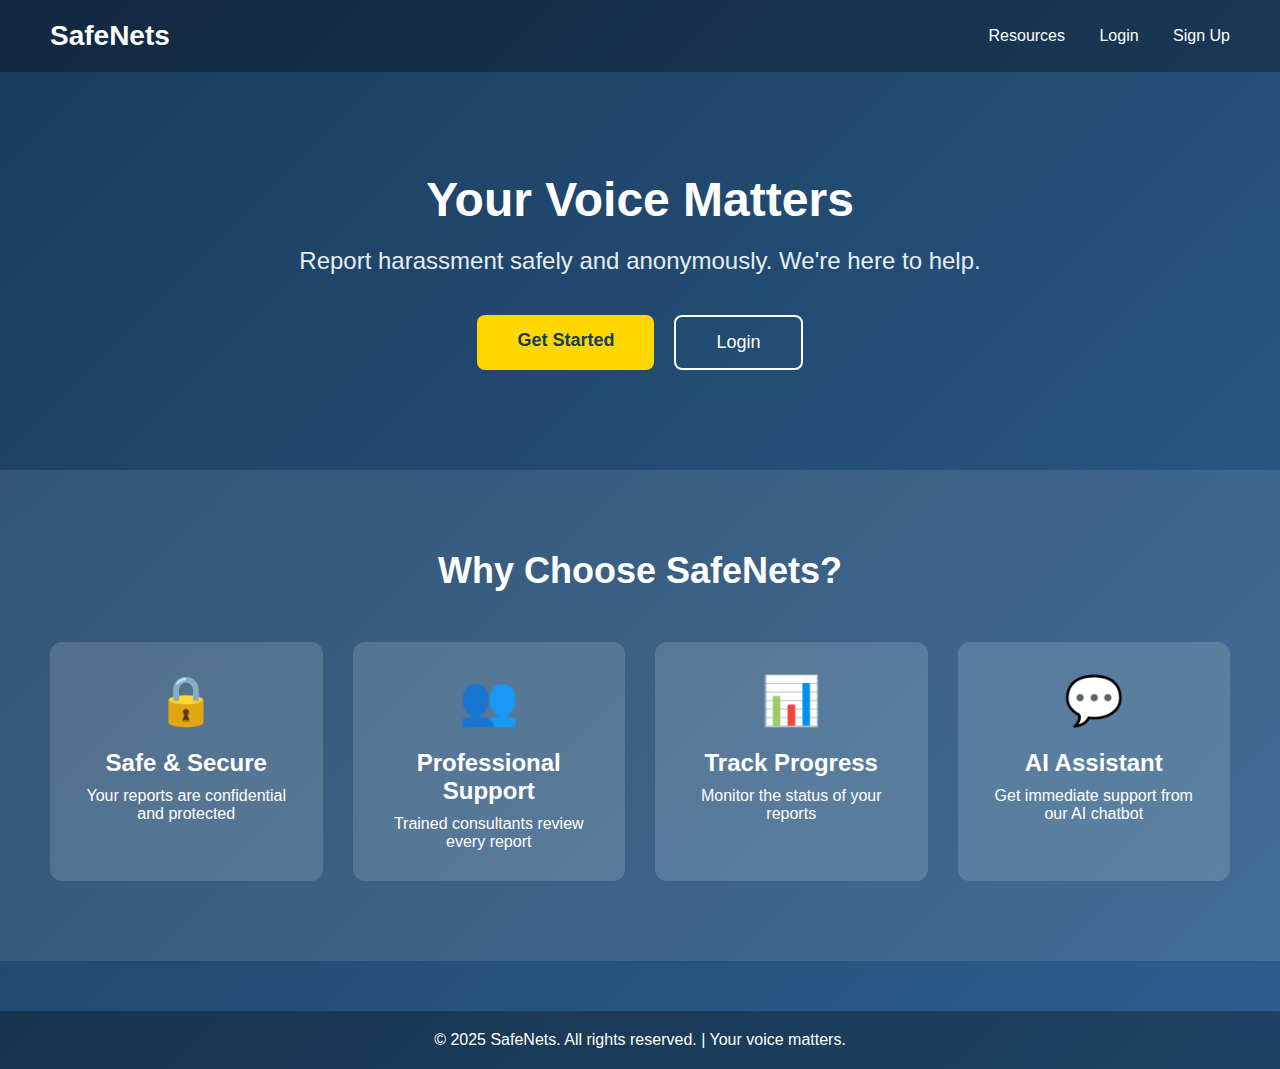
<file: index.html>
<!DOCTYPE html>
<html lang="en">
<head>
  <meta charset="UTF-8">
  <meta name="viewport" content="width=device-width, initial-scale=1.0">
  <title>SafeNets - Your Voice Matters</title>
  <style>
    * { margin: 0; padding: 0; box-sizing: border-box; font-family: 'Segoe UI', sans-serif; }
    body { background: linear-gradient(135deg, #1a3b5d 0%, #2c5f8d 100%); min-height: 100vh; color: white; }
    .navbar { background: rgba(0,0,0,0.3); padding: 20px 50px; display: flex; justify-content: space-between; align-items: center; }
    .logo { font-size: 28px; font-weight: bold; }
    .nav-links a { color: white; text-decoration: none; margin-left: 30px; transition: 0.3s; }
    .nav-links a:hover { color: #ffd700; }
    .hero { text-align: center; padding: 100px 20px; }
    .hero h1 { font-size: 48px; margin-bottom: 20px; }
    .hero p { font-size: 24px; margin-bottom: 40px; opacity: 0.9; }
    .cta-buttons { display: flex; gap: 20px; justify-content: center; flex-wrap: wrap; }
    .btn { padding: 15px 40px; font-size: 18px; border: none; border-radius: 8px; cursor: pointer; text-decoration: none; transition: 0.3s; display: inline-block; }
    .btn-primary { background: #ffd700; color: #1a3b5d; font-weight: bold; }
    .btn-primary:hover { background: #ffed4e; transform: translateY(-2px); }
    .btn-secondary { background: transparent; color: white; border: 2px solid white; }
    .btn-secondary:hover { background: white; color: #1a3b5d; }
    .features { padding: 80px 50px; background: rgba(255,255,255,0.1); }
    .features h2 { text-align: center; font-size: 36px; margin-bottom: 50px; }
    .feature-grid { display: grid; grid-template-columns: repeat(auto-fit, minmax(250px, 1fr)); gap: 30px; max-width: 1200px; margin: 0 auto; }
    .feature-card { background: rgba(255,255,255,0.15); padding: 30px; border-radius: 12px; text-align: center; transition: 0.3s; }
    .feature-card:hover { background: rgba(255,255,255,0.25); transform: translateY(-5px); }
    .feature-card h3 { font-size: 24px; margin: 20px 0 10px; }
    .icon { font-size: 48px; }
    .footer { background: rgba(0,0,0,0.3); padding: 20px; text-align: center; margin-top: 50px; }
  </style>
</head>
<body>
  <div class="navbar">
    <div class="logo">SafeNets</div>
    <div class="nav-links">
      <a href="awareness.html">Resources</a>
      <a href="login.html">Login</a>
      <a href="signup.html">Sign Up</a>
    </div>
  </div>

  <div class="hero">
    <h1>Your Voice Matters</h1>
    <p>Report harassment safely and anonymously. We're here to help.</p>
    <div class="cta-buttons">
      <a href="signup.html" class="btn btn-primary">Get Started</a>
      <a href="login.html" class="btn btn-secondary">Login</a>
    </div>
  </div>

  <div class="features">
    <h2>Why Choose SafeNets?</h2>
    <div class="feature-grid">
      <div class="feature-card">
        <div class="icon">🔒</div>
        <h3>Safe & Secure</h3>
        <p>Your reports are confidential and protected</p>
      </div>
      <div class="feature-card">
        <div class="icon">👥</div>
        <h3>Professional Support</h3>
        <p>Trained consultants review every report</p>
      </div>
      <div class="feature-card">
        <div class="icon">📊</div>
        <h3>Track Progress</h3>
        <p>Monitor the status of your reports</p>
      </div>
      <div class="feature-card">
        <div class="icon">💬</div>
        <h3>AI Assistant</h3>
        <p>Get immediate support from our AI chatbot</p>
      </div>
    </div>
  </div>

  <div class="footer">
    <p>&copy; 2025 SafeNets. All rights reserved. | Your voice matters.</p>
  </div>
</body>
</html>
</file>
